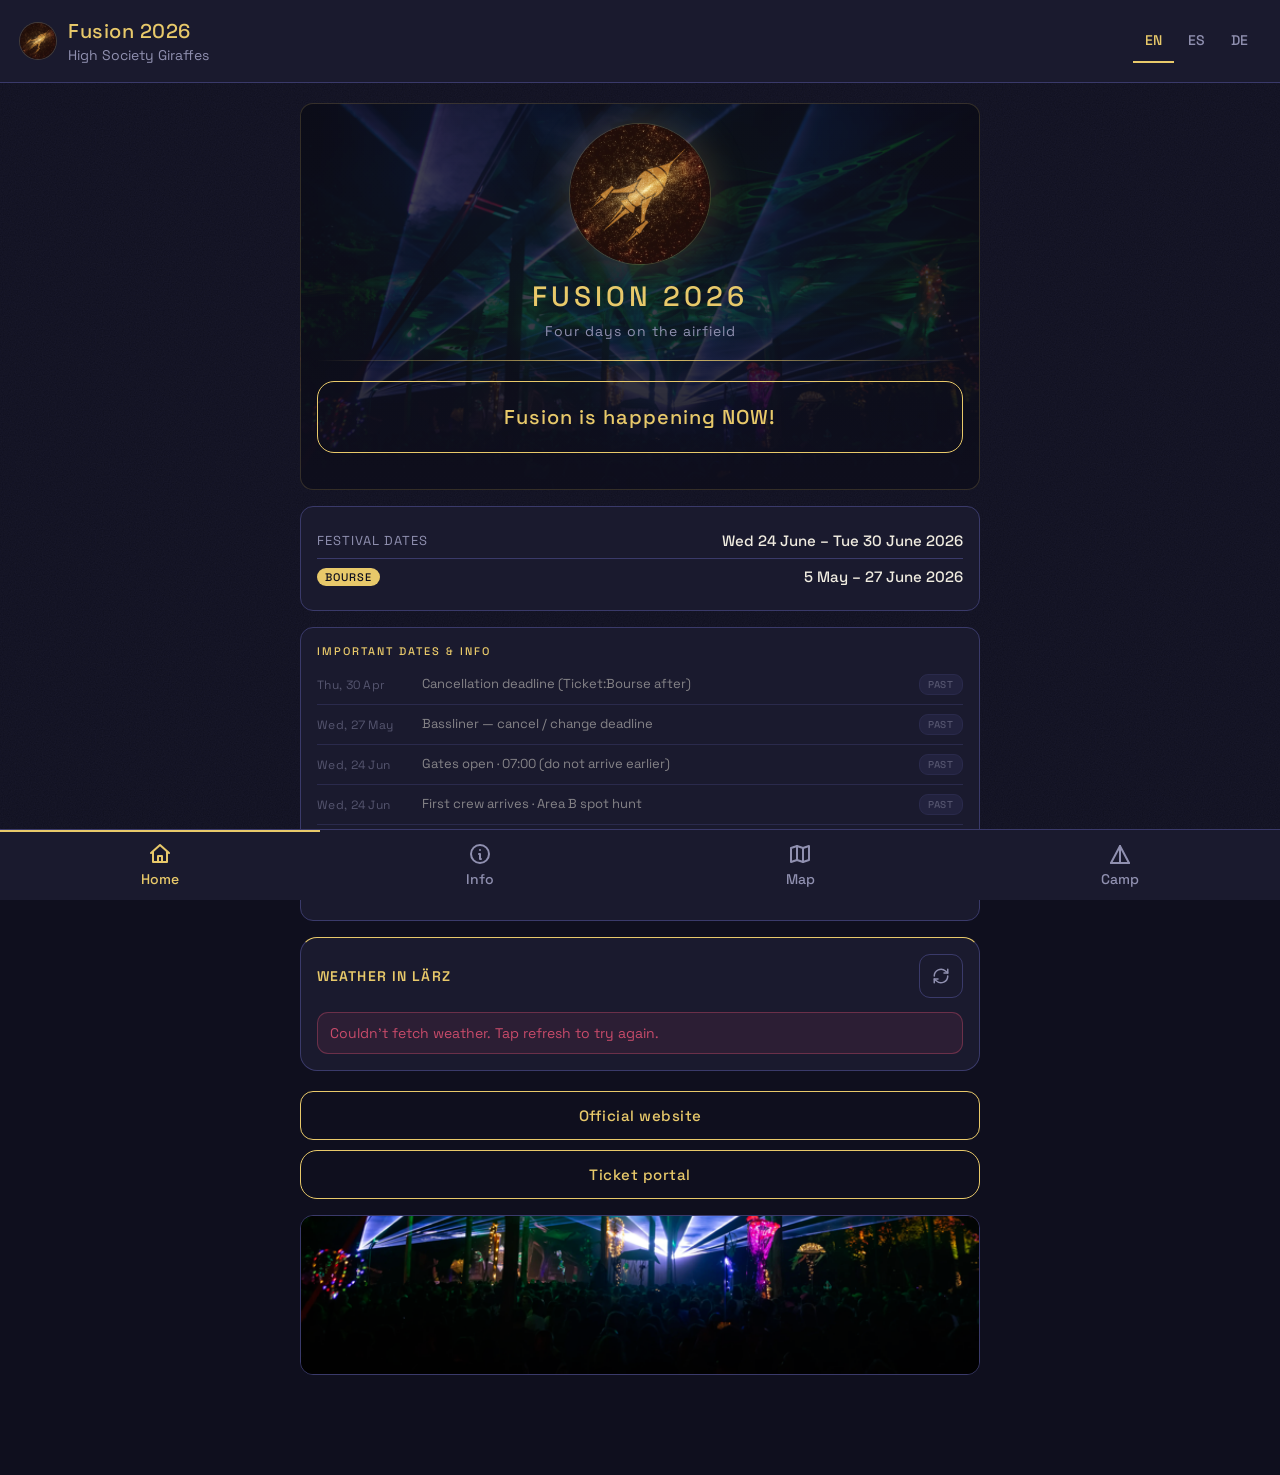
<file: index.html>
<!doctype html>
<html lang="en">
<head>
  <meta charset="utf-8">
  <meta name="viewport" content="width=device-width, initial-scale=1">
  <meta http-equiv="refresh" content="0; url=./fusion-app.html">
  <link rel="canonical" href="./fusion-app.html">
  <title>Fusion 2026</title>
  <style>
    html, body { margin: 0; background: #0f0f1e; color: #f0ece0; font-family: system-ui, sans-serif; }
    .wrap { min-height: 100vh; display: flex; align-items: center; justify-content: center; padding: 24px; text-align: center; }
    a { color: #e8c96a; }
  </style>
</head>
<body>
  <div class="wrap">
    <p>Opening the <a href="./fusion-app.html">Fusion 2026 app</a>…</p>
  </div>
  <script>location.replace('./fusion-app.html');</script>
</body>
</html>
</file>
